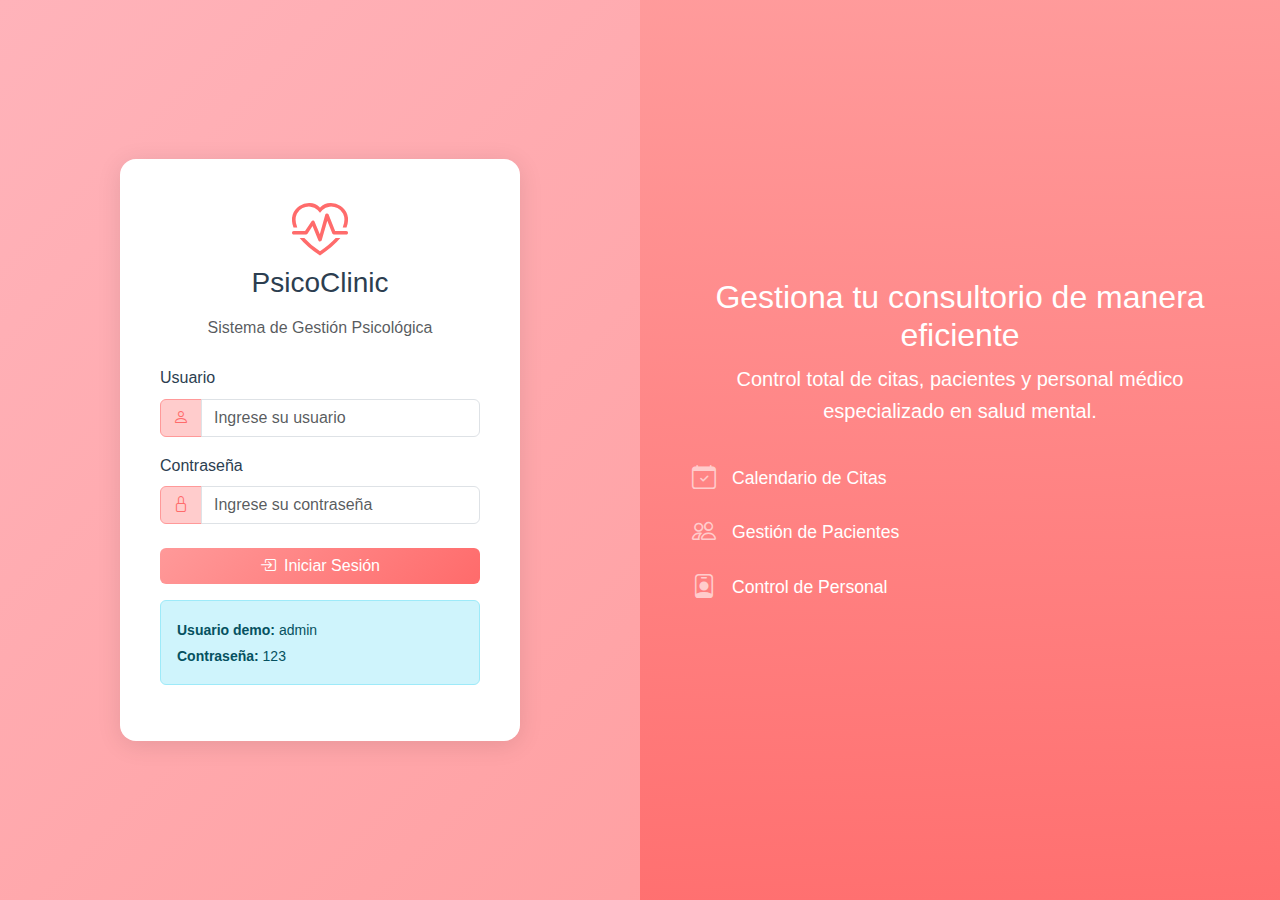
<file: index.html>
<!DOCTYPE html>
<html lang="es">

<head>
    <meta charset="UTF-8">
    <meta name="viewport" content="width=device-width, initial-scale=1.0">
    <title>PsicoClinic - Iniciar Sesión</title>
    <link href="https://cdn.jsdelivr.net/npm/bootstrap@5.3.0/dist/css/bootstrap.min.css" rel="stylesheet">
    <link href="https://cdn.jsdelivr.net/npm/bootstrap-icons@1.7.2/font/bootstrap-icons.css" rel="stylesheet">
    <link href="style.css" rel="stylesheet">
</head>

<body class="login-body">
    <div class="container-fluid h-100">
        <div class="row h-100">
            <div class="col-md-6 d-flex align-items-center justify-content-center">
                <div class="login-card">
                    <div class="text-center mb-4">
                        <i class="bi bi-heart-pulse display-4 text-primary-custom"></i>
                        <h1 class="h3 mb-3 fw-normal">PsicoClinic</h1>
                        <p class="text-muted">Sistema de Gestión Psicológica</p>
                    </div>

                    <form id="loginForm">
                        <div class="mb-3">
                            <label for="username" class="form-label">Usuario</label>
                            <div class="input-group">
                                <span class="input-group-text"><i class="bi bi-person"></i></span>
                                <input type="text" class="form-control" id="username" placeholder="Ingrese su usuario"
                                    required>
                            </div>
                        </div>

                        <div class="mb-4">
                            <label for="password" class="form-label">Contraseña</label>
                            <div class="input-group">
                                <span class="input-group-text"><i class="bi bi-lock"></i></span>
                                <input type="password" class="form-control" id="password"
                                    placeholder="Ingrese su contraseña" required>
                            </div>
                        </div>

                        <button type="submit" class="btn btn-primary-custom w-100 mb-3">
                            <i class="bi bi-box-arrow-in-right me-2"></i>Iniciar Sesión
                        </button>
                    </form>

                    <div class="alert alert-info" role="alert">
                        <small>
                            <strong>Usuario demo:</strong> admin<br>
                            <strong>Contraseña:</strong> 123
                        </small>
                    </div>
                </div>
            </div>

            <div class="col-md-6 login-hero d-none d-md-flex">
                <div class="hero-content">
                    <h2>Gestiona tu consultorio de manera eficiente</h2>
                    <p class="lead">Control total de citas, pacientes y personal médico especializado en salud mental.
                    </p>
                    <div class="feature-list">
                        <div class="feature-item">
                            <i class="bi bi-calendar-check"></i>
                            <span>Calendario de Citas</span>
                        </div>
                        <div class="feature-item">
                            <i class="bi bi-people"></i>
                            <span>Gestión de Pacientes</span>
                        </div>
                        <div class="feature-item">
                            <i class="bi bi-person-badge"></i>
                            <span>Control de Personal</span>
                        </div>
                    </div>
                </div>
            </div>
        </div>
    </div>

    <script src="https://cdn.jsdelivr.net/npm/bootstrap@5.3.0/dist/js/bootstrap.bundle.min.js"></script>
    <script src="script.js"></script>
    <script>
        document.getElementById('loginForm').addEventListener('submit', function (e) {
            e.preventDefault();
            login();
        });
    </script>
</body>

</html>
</file>
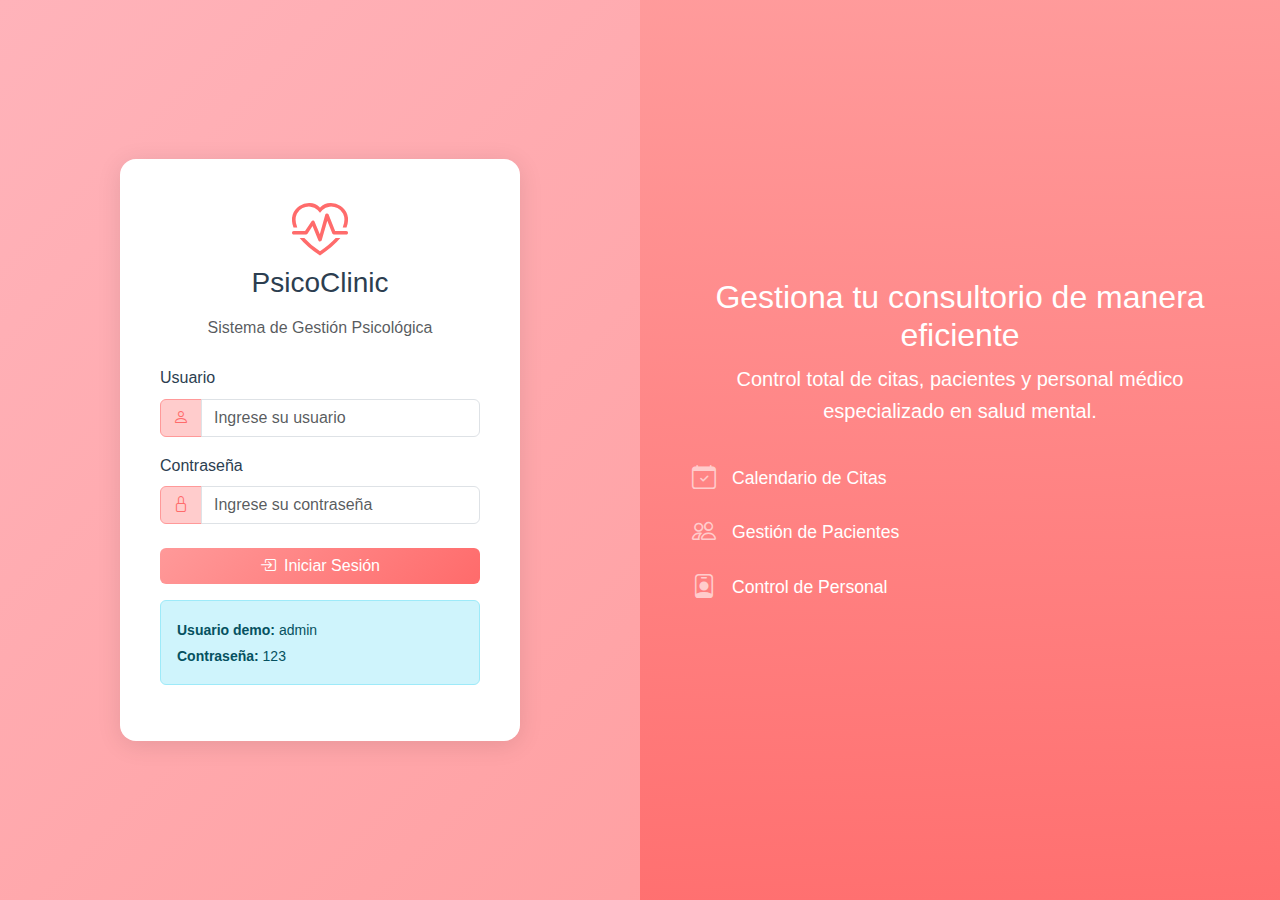
<file: appointments.html>
<!DOCTYPE html>
<html lang="es">
  <head>
    <meta charset="UTF-8" />
    <meta name="viewport" content="width=device-width, initial-scale=1.0" />
    <title>PsicoClinic - Citas</title>
    <link
      href="https://cdn.jsdelivr.net/npm/bootstrap@5.3.0/dist/css/bootstrap.min.css"
      rel="stylesheet"
    />
    <link
      href="https://cdn.jsdelivr.net/npm/bootstrap-icons@1.7.2/font/bootstrap-icons.css"
      rel="stylesheet"
    />
    <link href="style.css" rel="stylesheet" />
  </head>

  <body>
    <nav class="navbar navbar-expand-lg navbar-custom">
      <div class="container-fluid">
        <a class="navbar-brand" href="dashboard.html">
          <i class="bi bi-heart-pulse me-2"></i>PsicoClinic
        </a>

        <div class="navbar-nav ms-auto">
          <div class="nav-item dropdown">
            <a
              class="nav-link dropdown-toggle"
              href="#"
              role="button"
              data-bs-toggle="dropdown"
            >
              <i class="bi bi-person-circle me-1"></i
              ><span id="userDisplay"></span>
            </a>
            <ul class="dropdown-menu dropdown-menu-end">
              <li>
                <a class="dropdown-item" href="index.html" onclick="logout()"
                  ><i class="bi bi-box-arrow-right me-2"></i>Cerrar Sesión</a
                >
              </li>
            </ul>
          </div>
        </div>
      </div>
    </nav>

    <div class="container-fluid">
      <div class="row">
        <div class="col-md-3 col-lg-2 sidebar">
          <div class="sidebar-content">
            <ul class="nav flex-column">
              <li class="nav-item">
                <a class="nav-link" href="dashboard.html">
                  <i class="bi bi-speedometer2"></i> Dashboard
                </a>
              </li>
              <li class="nav-item">
                <a class="nav-link" href="calendar.html">
                  <i class="bi bi-calendar3"></i> Calendario
                </a>
              </li>
              <li class="nav-item">
                <a class="nav-link active" href="appointments.html">
                  <i class="bi bi-calendar-check"></i> Citas
                </a>
              </li>
              <li class="nav-item">
                <a class="nav-link" href="patients.html">
                  <i class="bi bi-people"></i> Pacientes
                </a>
              </li>
              <li class="nav-item">
                <a class="nav-link" href="staff.html">
                  <i class="bi bi-person-badge"></i> Personal
                  <small class="text-muted">(Solo Admin)</small>
                </a>
              </li>
              <li class="nav-item">
                <a class="nav-link" href="reports.html">
                  <i class="bi bi-graph-up"></i> Reportes
                  <small class="text-muted">(Solo Admin)</small>
                </a>
              </li>
            </ul>
          </div>
        </div>

        <div class="col-md-9 col-lg-10 main-content">
          <div
            class="d-flex justify-content-between flex-wrap flex-md-nowrap align-items-center pt-3 pb-2 mb-3 border-bottom"
          >
            <h1 class="h2">Gestión de Citas</h1>
            <div class="btn-toolbar mb-2 mb-md-0">
              <button
                type="button"
                class="btn btn-primary-custom me-2"
                data-bs-toggle="modal"
                data-bs-target="#newAppointmentModal"
              >
                <i class="bi bi-plus-circle"></i> Nueva Cita
              </button>
              <button
                type="button"
                class="btn btn-outline-secondary"
                data-bs-toggle="modal"
                data-bs-target="#filterModal"
              >
                <i class="bi bi-filter"></i> Filtrar
              </button>
            </div>
          </div>

          <div class="row mb-4">
            <div class="col-md-3">
              <div class="card text-center">
                <div class="card-body">
                  <h5 class="card-title text-primary-custom" id="citasHoy">
                    0
                  </h5>
                  <p class="card-text">Citas</p>
                </div>
              </div>
            </div>
            <div class="col-md-3">
              <div class="card text-center">
                <div class="card-body">
                  <h5 class="card-title text-success" id="citasCompletadas">
                    0
                  </h5>
                  <p class="card-text">Completadas</p>
                </div>
              </div>
            </div>
            <div class="col-md-3">
              <div class="card text-center">
                <div class="card-body">
                  <h5 class="card-title text-warning" id="citasPendientes">
                    0
                  </h5>
                  <p class="card-text">Pendientes</p>
                </div>
              </div>
            </div>
            <div class="col-md-3">
              <div class="card text-center">
                <div class="card-body">
                  <h5 class="card-title text-danger" id="citasCanceladas">0</h5>
                  <p class="card-text">Canceladas</p>
                </div>
              </div>
            </div>
          </div>

          <div class="card">
            <div class="card-header">
              <div class="row align-items-center">
                <div class="col">
                  <h5 class="mb-0">Lista de Citas</h5>
                </div>
                <div class="col-auto">
                  <div class="input-group input-group-sm">
                    <input
                      type="text"
                      class="form-control"
                      id="searchInput"
                      placeholder="Buscar citas..."
                      onkeyup="buscarCitas()"
                    />
                    <button
                      class="btn btn-outline-secondary"
                      type="button"
                      onclick="buscarCitas()"
                    >
                      <i class="bi bi-search"></i>
                    </button>
                  </div>
                </div>
              </div>
            </div>
            <div class="card-body p-0">
              <div class="table-responsive">
                <table class="table table-hover mb-0">
                  <thead class="table-light">
                    <tr>
                      <th>Fecha y Hora</th>
                      <th>Paciente</th>
                      <th>Especialista</th>
                      <th>Tipo</th>
                      <th>Estado</th>
                      <th>Acciones</th>
                    </tr>
                  </thead>
                  <tbody id="citasTableBody">
                    <tr>
                      <td colspan="6" class="text-center">Cargando citas...</td>
                    </tr>
                  </tbody>
                </table>
              </div>
            </div>
            <div class="card-footer">
              <nav>
                <ul
                  class="pagination pagination-sm mb-0 justify-content-center"
                >
                  <li class="page-item disabled">
                    <a class="page-link" href="#" tabindex="-1">Anterior</a>
                  </li>
                  <li class="page-item active">
                    <a class="page-link" href="#">1</a>
                  </li>
                  <li class="page-item"><a class="page-link" href="#">2</a></li>
                  <li class="page-item"><a class="page-link" href="#">3</a></li>
                  <li class="page-item">
                    <a class="page-link" href="#">Siguiente</a>
                  </li>
                </ul>
              </nav>
            </div>
          </div>
        </div>
      </div>
    </div>

    <!-- Modal Nueva Cita -->
    <div class="modal fade" id="newAppointmentModal" tabindex="-1">
      <div class="modal-dialog modal-lg">
        <div class="modal-content">
          <div class="modal-header">
            <h5 class="modal-title">Nueva Cita</h5>
            <button
              type="button"
              class="btn-close"
              data-bs-dismiss="modal"
            ></button>
          </div>
          <div class="modal-body">
            <form>
              <div class="row">
                <div class="col-md-6">
                  <div class="mb-3">
                    <label for="patientSelect" class="form-label"
                      >Paciente</label
                    >
                    <select class="form-select" id="patientSelect">
                      <option value="">Cargando pacientes...</option>
                    </select>
                  </div>
                </div>
                <div class="col-md-6">
                  <div class="mb-3">
                    <label for="doctorSelect" class="form-label"
                      >Especialista</label
                    >
                    <select class="form-select" id="doctorSelect">
                      <option value="">Cargando especialistas...</option>
                    </select>
                  </div>
                </div>
              </div>
              <div class="row">
                <div class="col-md-6">
                  <div class="mb-3">
                    <label for="appointmentDate" class="form-label"
                      >Fecha</label
                    >
                    <input
                      type="date"
                      class="form-control"
                      id="appointmentDate"
                    />
                  </div>
                </div>
                <div class="col-md-6">
                  <div class="mb-3">
                    <label for="appointmentTime" class="form-label">Hora</label>
                    <input
                      type="time"
                      class="form-control"
                      id="appointmentTime"
                    />
                  </div>
                </div>
              </div>
              <div class="mb-3">
                <label for="appointmentType" class="form-label"
                  >Tipo de Cita</label
                >
                <select class="form-select" id="appointmentType">
                  <option value="">Seleccionar tipo...</option>
                  <option value="individual">Terapia Individual</option>
                  <option value="familiar">Terapia Familiar</option>
                  <option value="evaluacion">Evaluación Inicial</option>
                  <option value="seguimiento">Seguimiento</option>
                </select>
              </div>
              <div class="mb-3">
                <label for="appointmentNotes" class="form-label">Notas</label>
                <textarea
                  class="form-control"
                  id="appointmentNotes"
                  rows="3"
                  placeholder="Notas adicionales..."
                ></textarea>
              </div>
            </form>
          </div>
          <div class="modal-footer">
            <button
              type="button"
              class="btn btn-secondary"
              data-bs-dismiss="modal"
            >
              Cancelar
            </button>
            <button
              type="button"
              class="btn btn-primary-custom"
              onclick="guardarNuevaCita()"
            >
              Agendar Cita
            </button>
          </div>
        </div>
      </div>
    </div>

    <!-- Modal Editar Cita -->
    <div class="modal fade" id="editAppointmentModal" tabindex="-1">
      <div class="modal-dialog modal-lg">
        <div class="modal-content">
          <div class="modal-header">
            <h5 class="modal-title">Editar Cita</h5>
            <button
              type="button"
              class="btn-close"
              data-bs-dismiss="modal"
            ></button>
          </div>

          <div class="modal-body">
            <input type="hidden" id="editCitaId" />

            <div class="row">
              <div class="col-md-6 mb-3">
                <label class="form-label">Fecha</label>
                <input type="date" id="editFecha" class="form-control" />
              </div>

              <div class="col-md-6 mb-3">
                <label class="form-label">Hora</label>
                <input type="time" id="editHora" class="form-control" />
              </div>
            </div>

            <div class="mb-3">
              <label class="form-label">Tipo de cita</label>
              <select id="editTipo" class="form-select">
                <option value="">Seleccionar tipo...</option>
                <option value="Terapia Individual">Terapia Individual</option>
                <option value="Terapia Familiar">Terapia Familiar</option>
                <option value="Evaluacion Inicial">Evaluación Inicial</option>
                <option value="Seguimiento">Seguimiento</option>
              </select>
            </div>

            <!-- NUEVO: PACIENTE -->
            <div class="mb-3">
              <label class="form-label">Paciente</label>
              <select id="editPaciente" class="form-select">
                <option value="">Seleccione un paciente</option>
              </select>
            </div>

            <!-- NUEVO: ESPECIALISTA -->
            <div class="mb-3">
              <label class="form-label">Especialista</label>
              <select id="editEspecialista" class="form-select">
                <option value="">Seleccione un especialista</option>
              </select>
            </div>

            <div class="mb-3">
              <label class="form-label">Estado</label>
              <select id="editEstado" class="form-select">
                <option value="Programada">Programada</option>
                <option value="Pendiente">Pendiente</option>
                <option value="Confirmada">Confirmada</option>
                <option value="Completada">Completada</option>
                <option value="Cancelada">Cancelada</option>
              </select>
            </div>
          </div>

          <div class="modal-footer">
            <button class="btn btn-secondary" data-bs-dismiss="modal">
              Cancelar
            </button>
            <button class="btn btn-primary" onclick="guardarEdicionCita()">
              Guardar cambios
            </button>
          </div>
        </div>
      </div>
    </div>

    <!-- Modal Filtros -->
    <div class="modal fade" id="filterModal" tabindex="-1">
      <div class="modal-dialog">
        <div class="modal-content">
          <div class="modal-header">
            <h5 class="modal-title">
              <i class="bi bi-funnel"></i> Filtros de Búsqueda
            </h5>
            <button
              type="button"
              class="btn-close"
              data-bs-dismiss="modal"
            ></button>
          </div>
          <div class="modal-body">
            <div class="mb-3">
              <label for="estadoFilterModal" class="form-label">Estado</label>
              <select class="form-select" id="estadoFilterModal">
                <option value="todos">Todos los estados</option>
                <option value="Programada">Programada</option>
                <option value="Pendiente">Pendiente</option>
                <option value="Confirmada">Confirmada</option>
                <option value="Completada">Completada</option>
                <option value="Cancelada">Cancelada</option>
              </select>
            </div>
            <div class="mb-3">
              <label for="fechaFilterModal" class="form-label">Fecha</label>
              <input type="date" class="form-control" id="fechaFilterModal" />
            </div>
            <div class="mb-3">
              <label for="pacienteFilterModal" class="form-label"
                >ID Paciente</label
              >
              <input
                type="number"
                class="form-control"
                id="pacienteFilterModal"
                placeholder="Ej: 1"
              />
            </div>
            <div class="mb-3">
              <label for="especialistaFilterModal" class="form-label"
                >ID Especialista</label
              >
              <input
                type="number"
                class="form-control"
                id="especialistaFilterModal"
                placeholder="Ej: 1"
              />
            </div>
          </div>
          <div class="modal-footer">
            <button
              type="button"
              class="btn btn-secondary"
              onclick="limpiarFiltrosModal()"
            >
              <i class="bi bi-x-circle"></i> Limpiar
            </button>
            <button
              type="button"
              class="btn btn-primary-custom"
              onclick="aplicarFiltrosModal()"
            >
              <i class="bi bi-check-circle"></i> Aplicar Filtros
            </button>
          </div>
        </div>
      </div>
    </div>

    <script src="https://cdn.jsdelivr.net/npm/bootstrap@5.3.0/dist/js/bootstrap.bundle.min.js"></script>
    <script src="script.js"></script>
    <script src="appointments-service.js"></script>
    <script>
      checkAuth();
    </script>
  </body>
</html>
</file>
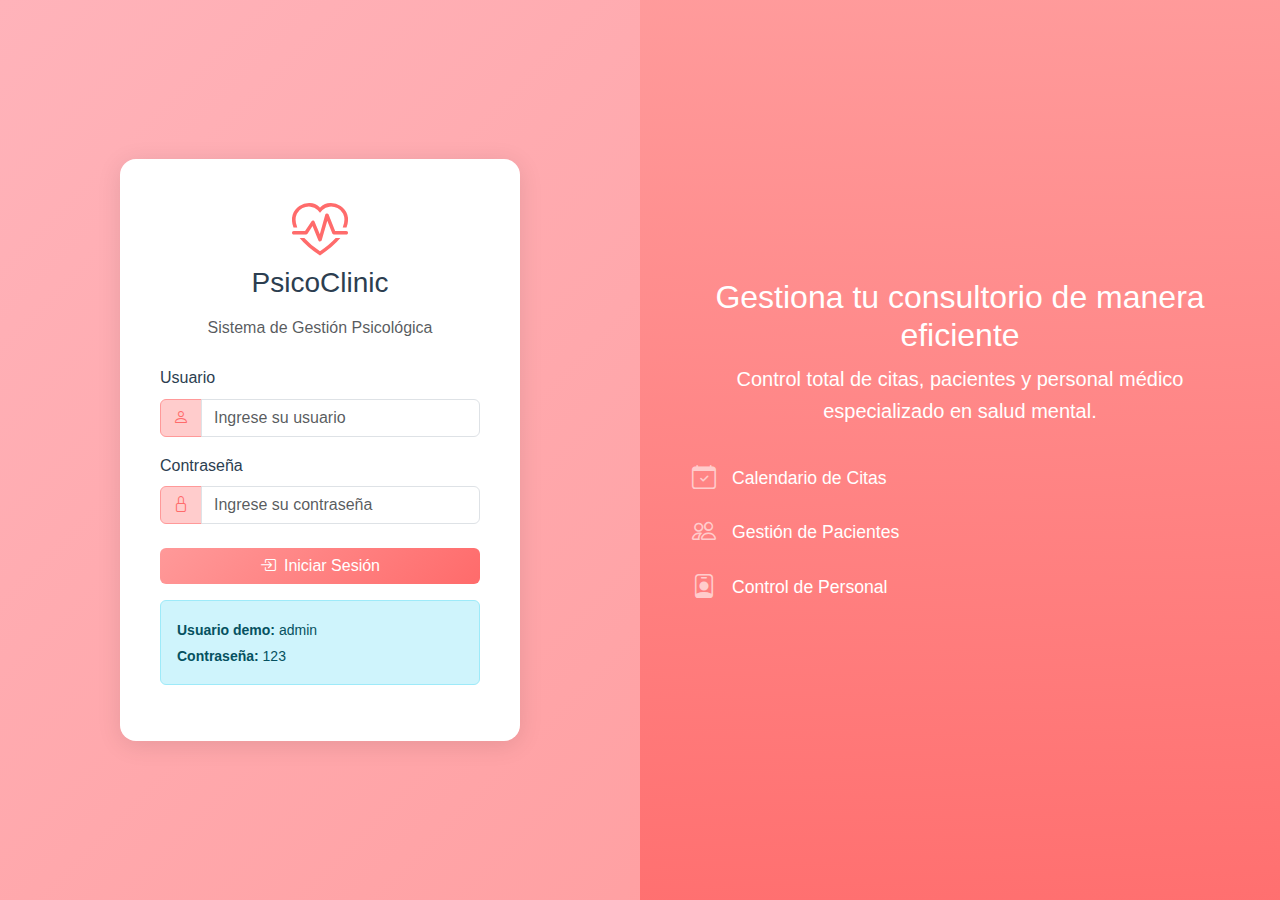
<file: patients.html>
<!DOCTYPE html>
<html lang="es">
  <head>
    <meta charset="UTF-8" />
    <meta name="viewport" content="width=device-width, initial-scale=1.0" />
    <title>PsicoClinic - Pacientes</title>
    <link
      href="https://cdn.jsdelivr.net/npm/bootstrap@5.3.0/dist/css/bootstrap.min.css"
      rel="stylesheet"
    />
    <link
      href="https://cdn.jsdelivr.net/npm/bootstrap-icons@1.7.2/font/bootstrap-icons.css"
      rel="stylesheet"
    />
    <link href="style.css" rel="stylesheet" />
  </head>

  <body>
    <nav class="navbar navbar-expand-lg navbar-custom">
      <div class="container-fluid">
        <a class="navbar-brand" href="dashboard.html">
          <i class="bi bi-heart-pulse me-2"></i>PsicoClinic
        </a>

        <div class="navbar-nav ms-auto">
          <div class="nav-item dropdown">
            <a
              class="nav-link dropdown-toggle"
              href="#"
              role="button"
              data-bs-toggle="dropdown"
            >
              <i class="bi bi-person-circle me-1"></i
              ><span id="userDisplay"></span>
            </a>
            <ul class="dropdown-menu dropdown-menu-end">
              <li>
                <a class="dropdown-item" href="index.html" onclick="logout()"
                  ><i class="bi bi-box-arrow-right me-2"></i>Cerrar Sesión</a
                >
              </li>
            </ul>
          </div>
        </div>
      </div>
    </nav>

    <div class="container-fluid">
      <div class="row">
        <div class="col-md-3 col-lg-2 sidebar">
          <div class="sidebar-content">
            <ul class="nav flex-column">
              <li class="nav-item">
                <a class="nav-link" href="dashboard.html">
                  <i class="bi bi-speedometer2"></i> Dashboard
                </a>
              </li>
              <li class="nav-item">
                <a class="nav-link" href="calendar.html">
                  <i class="bi bi-calendar3"></i> Calendario
                </a>
              </li>
              <li class="nav-item">
                <a class="nav-link" href="appointments.html">
                  <i class="bi bi-calendar-check"></i> Citas
                </a>
              </li>
              <li class="nav-item">
                <a class="nav-link active" href="patients.html">
                  <i class="bi bi-people"></i> Pacientes
                </a>
              </li>
              <li class="nav-item">
                <a class="nav-link" href="staff.html">
                  <i class="bi bi-person-badge"></i> Personal
                  <small class="text-muted">(Solo Admin)</small>
                </a>
              </li>
              <li class="nav-item">
                <a class="nav-link" href="reports.html">
                  <i class="bi bi-graph-up"></i> Reportes
                  <small class="text-muted">(Solo Admin)</small>
                </a>
              </li>
            </ul>
          </div>
        </div>

        <div class="col-md-9 col-lg-10 main-content">
          <div
            class="d-flex justify-content-between flex-wrap flex-md-nowrap align-items-center pt-3 pb-2 mb-3 border-bottom"
          >
            <h1 class="h2">Gestión de Pacientes</h1>
            <div class="btn-toolbar mb-2 mb-md-0">
              <button
                type="button"
                class="btn btn-primary-custom me-2"
                data-bs-toggle="modal"
                data-bs-target="#newPatientModal"
              >
                <i class="bi bi-person-plus"></i> Nuevo Paciente
              </button>
              <button type="button" class="btn btn-outline-secondary">
                <i class="bi bi-download"></i> Exportar
              </button>
            </div>
          </div>

          <div class="row mb-4">
            <div class="col-md-6">
              <div class="card text-center">
                <div class="card-body">
                  <h5
                    class="card-title text-primary-custom"
                    id="totalPacientes"
                  >
                    0
                  </h5>
                  <p class="card-text">Total Pacientes</p>
                </div>
              </div>
            </div>
            <div class="col-md-6">
              <div class="card text-center">
                <div class="card-body">
                  <h5 class="card-title text-warning" id="nuevosEsteMes">0</h5>
                  <p class="card-text">Nuevos Este Mes</p>
                </div>
              </div>
            </div>
          </div>

          <div class="card">
            <div class="card-header">
              <div class="row align-items-center">
                <div class="col">
                  <h5 class="mb-0">Lista de Pacientes</h5>
                </div>
                <div class="col-auto">
                  <div class="input-group input-group-sm">
                    <input
                      type="text"
                      class="form-control"
                      placeholder="Buscar pacientes..."
                      id="searchInput"
                      onkeyup="buscarPacientes()"
                    />
                    <button
                      class="btn btn-outline-secondary"
                      type="button"
                      onclick="buscarPacientes()"
                    >
                      <i class="bi bi-search"></i>
                    </button>
                  </div>
                </div>
              </div>
            </div>
            <div class="card-body p-0">
              <div class="table-responsive">
                <table class="table table-hover mb-0" id="pacientesTable">
                  <thead class="table-light">
                    <tr>
                      <th>Paciente</th>
                      <th>Edad</th>
                      <th>Teléfono</th>
                      <th>Email</th>
                      <th>Fecha Nacimiento</th>
                      <th>Género</th>
                      <th>Acciones</th>
                    </tr>
                  </thead>
                  <tbody id="pacientesTableBody">
                    <!-- Los datos se cargarán dinámicamente desde la API -->
                  </tbody>
                </table>
              </div>
            </div>
            <div class="card-footer">
              <nav>
                <ul
                  class="pagination pagination-sm mb-0 justify-content-center"
                >
                  <li class="page-item disabled">
                    <a class="page-link" href="#" tabindex="-1">Anterior</a>
                  </li>
                  <li class="page-item active">
                    <a class="page-link" href="#">1</a>
                  </li>
                  <li class="page-item"><a class="page-link" href="#">2</a></li>
                  <li class="page-item"><a class="page-link" href="#">3</a></li>
                  <li class="page-item">
                    <a class="page-link" href="#">Siguiente</a>
                  </li>
                </ul>
              </nav>
            </div>
          </div>
        </div>
      </div>
    </div>

    <!-- Modal Nuevo Paciente -->
    <div class="modal fade" id="newPatientModal" tabindex="-1">
      <div class="modal-dialog modal-lg">
        <div class="modal-content">
          <div class="modal-header">
            <h5 class="modal-title">Nuevo Paciente</h5>
            <button
              type="button"
              class="btn-close"
              data-bs-dismiss="modal"
            ></button>
          </div>
          <div class="modal-body">
            <form>
              <div class="row">
                <div class="col-md-6">
                  <div class="mb-3">
                    <label for="firstName" class="form-label">Nombre</label>
                    <input
                      type="text"
                      class="form-control"
                      id="firstName"
                      placeholder="Ingrese el nombre"
                    />
                  </div>
                </div>
                <div class="col-md-6">
                  <div class="mb-3">
                    <label for="lastName" class="form-label">Apellido</label>
                    <input
                      type="text"
                      class="form-control"
                      id="lastName"
                      placeholder="Ingrese el apellido"
                    />
                  </div>
                </div>
              </div>
              <div class="row">
                <div class="col-md-6">
                  <div class="mb-3">
                    <label for="birthDate" class="form-label"
                      >Fecha de Nacimiento</label
                    >
                    <input type="date" class="form-control" id="birthDate" />
                  </div>
                </div>
                <div class="col-md-6">
                  <div class="mb-3">
                    <label for="gender" class="form-label">Género</label>
                    <select class="form-select" id="gender">
                      <option value="">Seleccionar...</option>
                      <option value="Masculino">Masculino</option>
                      <option value="Femenino">Femenino</option>
                    </select>
                  </div>
                </div>
              </div>
              <div class="mb-3">
                <label for="phone" class="form-label">Teléfono</label>
                <input
                  type="tel"
                  class="form-control"
                  id="phone"
                  placeholder="987 654 321"
                />
              </div>
              <div class="mb-3">
                <label for="email" class="form-label">Email</label>
                <input
                  type="email"
                  class="form-control"
                  id="email"
                  placeholder="ejemplo@email.com"
                />
              </div>
            </form>
          </div>
          <div class="modal-footer">
            <button
              type="button"
              class="btn btn-secondary"
              data-bs-dismiss="modal"
            >
              Cancelar
            </button>
            <button
              type="button"
              class="btn btn-primary-custom"
              onclick="guardarNuevoPaciente()"
            >
              Guardar Paciente
            </button>
          </div>
        </div>
      </div>
    </div>

    <!-- Modal Editar Paciente -->
    <div class="modal fade" id="editPatientModal" tabindex="-1">
      <div class="modal-dialog modal-lg">
        <div class="modal-content">
          <div class="modal-header">
            <h5 class="modal-title">Editar Paciente</h5>
            <button
              type="button"
              class="btn-close"
              data-bs-dismiss="modal"
            ></button>
          </div>
          <div class="modal-body">
            <form>
              <input type="hidden" id="editPatientId" />
              <div class="row">
                <div class="col-md-6">
                  <div class="mb-3">
                    <label for="editFirstName" class="form-label">Nombre</label>
                    <input
                      type="text"
                      class="form-control"
                      id="editFirstName"
                      placeholder="Ingrese el nombre"
                    />
                  </div>
                </div>
                <div class="col-md-6">
                  <div class="mb-3">
                    <label for="editLastName" class="form-label"
                      >Apellido</label
                    >
                    <input
                      type="text"
                      class="form-control"
                      id="editLastName"
                      placeholder="Ingrese el apellido"
                    />
                  </div>
                </div>
              </div>
              <div class="row">
                <div class="col-md-6">
                  <div class="mb-3">
                    <label for="editBirthDate" class="form-label"
                      >Fecha de Nacimiento</label
                    >
                    <input
                      type="date"
                      class="form-control"
                      id="editBirthDate"
                    />
                  </div>
                </div>
                <div class="col-md-6">
                  <div class="mb-3">
                    <label for="editGender" class="form-label">Género</label>
                    <select class="form-select" id="editGender">
                      <option value="">Seleccionar...</option>
                      <option value="Masculino">Masculino</option>
                      <option value="Femenino">Femenino</option>
                    </select>
                  </div>
                </div>
              </div>
              <div class="mb-3">
                <label for="editPhone" class="form-label">Teléfono</label>
                <input
                  type="tel"
                  class="form-control"
                  id="editPhone"
                  placeholder="987 654 321"
                />
              </div>
              <div class="mb-3">
                <label for="editEmail" class="form-label">Email</label>
                <input
                  type="email"
                  class="form-control"
                  id="editEmail"
                  placeholder="ejemplo@email.com"
                />
              </div>
            </form>
          </div>
          <div class="modal-footer">
            <button
              type="button"
              class="btn btn-secondary"
              data-bs-dismiss="modal"
            >
              Cancelar
            </button>
            <button
              type="button"
              class="btn btn-primary-custom"
              onclick="guardarEdicionPaciente()"
            >
              Actualizar Paciente
            </button>
          </div>
        </div>
      </div>
    </div>

    <script src="https://cdn.jsdelivr.net/npm/bootstrap@5.3.0/dist/js/bootstrap.bundle.min.js"></script>
    <script src="script.js"></script>
    <script src="patients-service.js"></script>
    <script>
      checkAuth();
      document.addEventListener("DOMContentLoaded", function () {
        loadPacientes();
      });
    </script>
  </body>
</html>
</file>
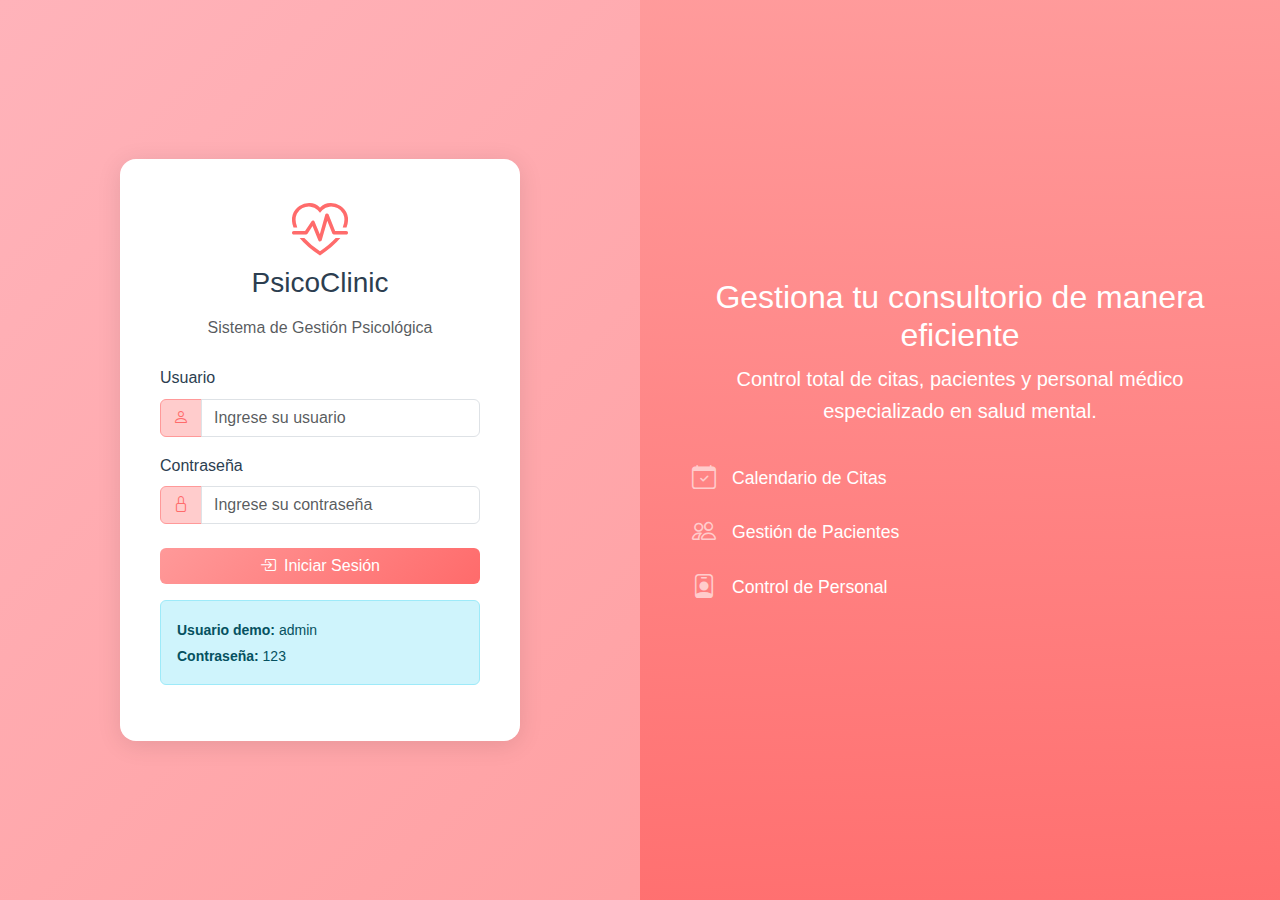
<file: staff.html>
<!DOCTYPE html>
<html lang="es">
  <head>
    <meta charset="UTF-8" />
    <meta name="viewport" content="width=device-width, initial-scale=1.0" />
    <title>PsicoClinic - Personal</title>
    <link
      href="https://cdn.jsdelivr.net/npm/bootstrap@5.3.0/dist/css/bootstrap.min.css"
      rel="stylesheet"
    />
    <link
      href="https://cdn.jsdelivr.net/npm/bootstrap-icons@1.7.2/font/bootstrap-icons.css"
      rel="stylesheet"
    />
    <link href="style.css" rel="stylesheet" />
    <script src="staff-service.js"></script>
  </head>

  <body>
    <!-- Navbar -->
    <nav class="navbar navbar-expand-lg navbar-custom">
      <div class="container-fluid">
        <a class="navbar-brand" href="dashboard.html">
          <i class="bi bi-heart-pulse me-2"></i>PsicoClinic
        </a>

        <div class="navbar-nav ms-auto">
          <div class="nav-item dropdown">
            <a
              class="nav-link dropdown-toggle"
              href="#"
              role="button"
              data-bs-toggle="dropdown"
            >
              <i class="bi bi-person-circle me-1"></i
              ><span id="userDisplay"></span>
            </a>
            <ul class="dropdown-menu dropdown-menu-end">
              <li>
                <a class="dropdown-item" href="index.html" onclick="logout()"
                  ><i class="bi bi-box-arrow-right me-2"></i>Cerrar Sesión</a
                >
              </li>
            </ul>
          </div>
        </div>
      </div>
    </nav>

    <div class="container-fluid">
      <div class="row">
        <!-- Sidebar -->
        <div class="col-md-3 col-lg-2 sidebar">
          <div class="sidebar-content">
            <ul class="nav flex-column">
              <li class="nav-item">
                <a class="nav-link" href="dashboard.html">
                  <i class="bi bi-speedometer2"></i> Dashboard
                </a>
              </li>
              <li class="nav-item">
                <a class="nav-link" href="calendar.html">
                  <i class="bi bi-calendar3"></i> Calendario
                </a>
              </li>
              <li class="nav-item">
                <a class="nav-link" href="appointments.html">
                  <i class="bi bi-calendar-check"></i> Citas
                </a>
              </li>
              <li class="nav-item">
                <a class="nav-link" href="patients.html">
                  <i class="bi bi-people"></i> Pacientes
                </a>
              </li>
              <li class="nav-item">
                <a class="nav-link active" href="staff.html">
                  <i class="bi bi-person-badge"></i> Personal
                  <small class="text-muted">(Solo Admin)</small>
                </a>
              </li>
              <li class="nav-item">
                <a class="nav-link" href="reports.html">
                  <i class="bi bi-graph-up"></i> Reportes
                  <small class="text-muted">(Solo Admin)</small>
                </a>
              </li>
            </ul>
          </div>
        </div>

        <!-- Main Content -->
        <div class="col-md-9 col-lg-10 main-content">
          <div
            class="d-flex justify-content-between flex-wrap flex-md-nowrap align-items-center pt-3 pb-2 mb-3 border-bottom"
          >
            <h1 class="h2">Gestión de Personal</h1>
            <div class="btn-toolbar mb-2 mb-md-0">
              <button
                type="button"
                class="btn btn-primary-custom me-2"
                data-bs-toggle="modal"
                data-bs-target="#newStaffModal"
              >
                <i class="bi bi-person-plus"></i> Nuevo Personal
              </button>
              <button type="button" class="btn btn-outline-secondary">
                <i class="bi bi-download"></i> Exportar
              </button>
            </div>
          </div>

          <!-- Estadísticas -->
          <div class="row mb-4">
            <div class="col-md-6">
              <div class="card text-center">
                <div class="card-body">
                  <h5 class="card-title text-primary-custom" id="totalStaff">
                    0
                  </h5>
                  <p class="card-text">Total Personal</p>
                </div>
              </div>
            </div>
            <div class="col-md-6">
              <div class="card text-center">
                <div class="card-body">
                  <h5 class="card-title text-warning" id="nuevosStaffEsteMes">
                    0
                  </h5>
                  <p class="card-text">Nuevos Este Mes</p>
                </div>
              </div>
            </div>
          </div>

          <!-- Tabla -->
          <div class="card">
            <div class="card-header">
              <div class="row align-items-center">
                <div class="col">
                  <h5 class="mb-0">Lista de Personal</h5>
                </div>
                <div class="col-auto">
                  <div class="input-group input-group-sm">
                    <input
                      type="text"
                      class="form-control"
                      placeholder="Buscar personal..."
                      id="searchStaffInput"
                      onkeyup="buscarPersonal()"
                    />
                    <button
                      class="btn btn-outline-secondary"
                      type="button"
                      onclick="buscarPersonal()"
                    >
                      <i class="bi bi-search"></i>
                    </button>
                  </div>
                </div>
              </div>
            </div>
            <div class="card-body p-0">
              <div class="table-responsive">
                <table class="table table-hover mb-0" id="staffTable">
                  <thead class="table-light">
                    <tr>
                      <th>Personal</th>
                      <th>DNI</th>
                      <th>Email</th>
                      <th>Teléfono</th>
                      <th>Especialidad</th>
                      <th>Género</th>
                      <th>Acciones</th>
                    </tr>
                  </thead>
                  <tbody id="staffTableBody">
                    <!-- Los datos se cargarán dinámicamente -->
                  </tbody>
                </table>
              </div>
            </div>
            <div class="card-footer">
              <nav>
                <ul
                  class="pagination pagination-sm mb-0 justify-content-center"
                >
                  <li class="page-item disabled">
                    <a class="page-link" href="#" tabindex="-1">Anterior</a>
                  </li>
                  <li class="page-item active">
                    <a class="page-link" href="#">1</a>
                  </li>
                  <li class="page-item"><a class="page-link" href="#">2</a></li>
                  <li class="page-item"><a class="page-link" href="#">3</a></li>
                  <li class="page-item">
                    <a class="page-link" href="#">Siguiente</a>
                  </li>
                </ul>
              </nav>
            </div>
          </div>
        </div>
      </div>
    </div>

    <!-- Modal Nuevo Personal -->
    <div class="modal fade" id="newStaffModal" tabindex="-1">
      <div class="modal-dialog modal-lg">
        <div class="modal-content">
          <div class="modal-header">
            <h5 class="modal-title">Nuevo Personal</h5>
            <button
              type="button"
              class="btn-close"
              data-bs-dismiss="modal"
            ></button>
          </div>
          <div class="modal-body">
            <form>
              <div class="row">
                <div class="col-md-6">
                  <div class="mb-3">
                    <label for="staffFirstName" class="form-label"
                      >Nombre</label
                    >
                    <input
                      type="text"
                      class="form-control"
                      id="staffFirstName"
                      placeholder="Ingrese el nombre"
                    />
                  </div>
                </div>
                <div class="col-md-6">
                  <div class="mb-3">
                    <label for="staffLastName" class="form-label"
                      >Apellido</label
                    >
                    <input
                      type="text"
                      class="form-control"
                      id="staffLastName"
                      placeholder="Ingrese el apellido"
                    />
                  </div>
                </div>
              </div>

              <div class="row">
                <div class="col-md-6">
                  <div class="mb-3">
                    <label for="staffGenero" class="form-label">Género</label>
                    <select class="form-select" id="staffGenero">
                      <option value="">Seleccionar género...</option>
                      <option value="masculino">Masculino</option>
                      <option value="femenino">Femenino</option>
                    </select>
                  </div>
                </div>
                <div class="col-md-6">
                  <div class="mb-3">
                    <label for="staffDni" class="form-label">DNI</label>
                    <input
                      type="text"
                      class="form-control"
                      id="staffDni"
                      placeholder="Ingrese el DNI"
                    />
                  </div>
                </div>
              </div>

              <div class="row">
                <div class="col-md-6">
                  <div class="mb-3">
                    <label for="staffEmail" class="form-label">Email</label>
                    <input
                      type="email"
                      class="form-control"
                      id="staffEmail"
                      placeholder="ejemplo@psicoclinic.com"
                    />
                  </div>
                </div>
                <div class="col-md-6">
                  <div class="mb-3">
                    <label for="staffPhone" class="form-label">Teléfono</label>
                    <input
                      type="tel"
                      class="form-control"
                      id="staffPhone"
                      placeholder="987 654 321"
                    />
                  </div>
                </div>
              </div>

              <div class="row">
                <div class="col-md-6">
                  <div class="mb-3">
                    <label for="staffEspecialidad" class="form-label"
                      >Especialidad</label
                    >
                    <select class="form-select" id="staffEspecialidad">
                      <option value="">Seleccionar especialidad...</option>
                      <option value="Psicología Clínica">
                        Psicología Clínica
                      </option>
                      <option value="Psicología Infantil">
                        Psicología Infantil
                      </option>
                      <option value="Terapia Familiar">Terapia Familiar</option>
                      <option value="Neuropsicología">Neuropsicología</option>
                      <option value="Terapia de Pareja">
                        Terapia de Pareja
                      </option>
                    </select>
                  </div>
                </div>
                <div class="col-md-6">
                  <div class="mb-3">
                    <label for="staffLicencia" class="form-label"
                      >Número de Licencia</label
                    >
                    <input
                      type="text"
                      class="form-control"
                      id="staffLicencia"
                      placeholder="Número de licencia profesional"
                    />
                  </div>
                </div>
              </div>

              <div class="mb-3">
                <label for="staffLugarEstudio" class="form-label"
                  >Dónde estudió</label
                >
                <textarea
                  class="form-control"
                  id="staffLugarEstudio"
                  rows="3"
                  placeholder="Universidad o institución donde realizó sus estudios"
                ></textarea>
              </div>
            </form>
          </div>
          <div class="modal-footer">
            <button
              type="button"
              class="btn btn-secondary"
              data-bs-dismiss="modal"
            >
              Cancelar
            </button>
            <button
              type="button"
              class="btn btn-primary-custom"
              onclick="guardarNuevoPersonal()"
            >
              Agregar Personal
            </button>
          </div>
        </div>
      </div>
    </div>

    <!-- Modal Editar Personal -->
    <div class="modal fade" id="editStaffModal" tabindex="-1">
      <div class="modal-dialog modal-lg">
        <div class="modal-content">
          <div class="modal-header">
            <h5 class="modal-title">Editar Personal</h5>
            <button
              type="button"
              class="btn-close"
              data-bs-dismiss="modal"
            ></button>
          </div>
          <div class="modal-body">
            <form>
              <input type="hidden" id="editStaffId" />
              <div class="row">
                <div class="col-md-6">
                  <div class="mb-3">
                    <label for="editStaffFirstName" class="form-label"
                      >Nombre</label
                    >
                    <input
                      type="text"
                      class="form-control"
                      id="editStaffFirstName"
                      placeholder="Ingrese el nombre"
                    />
                  </div>
                </div>
                <div class="col-md-6">
                  <div class="mb-3">
                    <label for="editStaffLastName" class="form-label"
                      >Apellido</label
                    >
                    <input
                      type="text"
                      class="form-control"
                      id="editStaffLastName"
                      placeholder="Ingrese el apellido"
                    />
                  </div>
                </div>
              </div>

              <div class="row">
                <div class="col-md-6">
                  <div class="mb-3">
                    <label for="editStaffGenero" class="form-label"
                      >Género</label
                    >
                    <select class="form-select" id="editStaffGenero">
                      <option value="">Seleccionar género...</option>
                      <option value="masculino">Masculino</option>
                      <option value="femenino">Femenino</option>
                    </select>
                  </div>
                </div>
                <div class="col-md-6">
                  <div class="mb-3">
                    <label for="editStaffDni" class="form-label">DNI</label>
                    <input
                      type="text"
                      class="form-control"
                      id="editStaffDni"
                      placeholder="Ingrese el DNI"
                    />
                  </div>
                </div>
              </div>

              <div class="row">
                <div class="col-md-6">
                  <div class="mb-3">
                    <label for="editStaffEmail" class="form-label">Email</label>
                    <input
                      type="email"
                      class="form-control"
                      id="editStaffEmail"
                      placeholder="ejemplo@psicoclinic.com"
                    />
                  </div>
                </div>
                <div class="col-md-6">
                  <div class="mb-3">
                    <label for="editStaffPhone" class="form-label"
                      >Teléfono</label
                    >
                    <input
                      type="tel"
                      class="form-control"
                      id="editStaffPhone"
                      placeholder="987 654 321"
                    />
                  </div>
                </div>
              </div>

              <div class="row">
                <div class="col-md-6">
                  <div class="mb-3">
                    <label for="editStaffEspecialidad" class="form-label"
                      >Especialidad</label
                    >
                    <select class="form-select" id="editStaffEspecialidad">
                      <option value="">Seleccionar especialidad...</option>
                      <option value="Psicología Clínica">
                        Psicología Clínica
                      </option>
                      <option value="Psicología Infantil">
                        Psicología Infantil
                      </option>
                      <option value="Terapia Familiar">Terapia Familiar</option>
                      <option value="Neuropsicología">Neuropsicología</option>
                      <option value="Terapia de Pareja">
                        Terapia de Pareja
                      </option>
                    </select>
                  </div>
                </div>
                <div class="col-md-6">
                  <div class="mb-3">
                    <label for="editStaffLicencia" class="form-label"
                      >Número de Licencia</label
                    >
                    <input
                      type="text"
                      class="form-control"
                      id="editStaffLicencia"
                      placeholder="Número de licencia profesional"
                    />
                  </div>
                </div>
              </div>

              <div class="mb-3">
                <label for="editStaffLugarEstudio" class="form-label"
                  >Dónde estudió</label
                >
                <textarea
                  class="form-control"
                  id="editStaffLugarEstudio"
                  rows="3"
                  placeholder="Universidad o institución donde realizó sus estudios"
                ></textarea>
              </div>
            </form>
          </div>
          <div class="modal-footer">
            <button
              type="button"
              class="btn btn-secondary"
              data-bs-dismiss="modal"
            >
              Cancelar
            </button>
            <button
              type="button"
              class="btn btn-primary-custom"
              onclick="guardarEdicionPersonal()"
            >
              Actualizar Personal
            </button>
          </div>
        </div>
      </div>
    </div>

    <!-- Scripts -->
    <script src="https://cdn.jsdelivr.net/npm/bootstrap@5.3.0/dist/js/bootstrap.bundle.min.js"></script>
    <script src="script.js"></script>
    <script src="staff-service.js"></script>
    <script>
      checkAuth();
      checkStaffAccess();
      document.addEventListener("DOMContentLoaded", function () {
        loadPersonal();
      });
    </script>
  </body>
</html>
</file>
<file: style.css>
:root {
  --primary-color: #ff9999;
  --primary-dark: #ff6b6b;
  --primary-light: #ffb3ba;
  --primary-lighter: #ffcccc;
  --secondary-color: #f8f9fa;
  --text-dark: #2c3e50;
  --text-muted: #6c757d;
  --border-color: #e9ecef;
  --success-color: #28a745;
  --warning-color: #ffc107;
  --danger-color: #dc3545;
  --info-color: #17a2b8;
  --spacing: 8px;
}

* {
  box-sizing: border-box;
}

body {
  font-family: "Segoe UI", Tahoma, Geneva, Verdana, sans-serif;
  line-height: 1.6;
  color: var(--text-dark);
  background-color: #f8f9fa;
}

/* Login Styles */
.login-body {
  background: linear-gradient(
    135deg,
    var(--primary-light) 0%,
    var(--primary-color) 100%
  );
  height: 100vh;
}

.login-card {
  background: white;
  padding: calc(var(--spacing) * 5);
  border-radius: calc(var(--spacing) * 2);
  box-shadow: 0 calc(var(--spacing) / 2) calc(var(--spacing) * 3)
    rgba(0, 0, 0, 0.1);
  max-width: 400px;
  width: 100%;
  transition: transform 0.3s ease;
}

.login-card:hover {
  transform: translateY(-4px);
}

.login-hero {
  background: linear-gradient(
      rgba(255, 153, 153, 0.9),
      rgba(255, 107, 107, 0.9)
    ),
    url("https://images.pexels.com/photos/5327580/pexels-photo-5327580.jpeg?auto=compress&cs=tinysrgb&w=1200")
      center/cover;
  display: flex;
  align-items: center;
  justify-content: center;
  color: white;
}

.hero-content {
  text-align: center;
  padding: calc(var(--spacing) * 5);
}

.feature-list {
  margin-top: calc(var(--spacing) * 4);
}

.feature-item {
  display: flex;
  align-items: center;
  margin-bottom: calc(var(--spacing) * 2);
  font-size: 1.1rem;
}

.feature-item i {
  margin-right: calc(var(--spacing) * 2);
  font-size: 1.5rem;
  color: var(--primary-lighter);
}

/* Navigation */
.navbar-custom {
  background: linear-gradient(
    135deg,
    var(--primary-color),
    var(--primary-dark)
  );
  box-shadow: 0 2px calc(var(--spacing)) rgba(0, 0, 0, 0.1);
}

.navbar-custom .navbar-brand,
.navbar-custom .nav-link {
  color: white !important;
  transition: color 0.3s ease;
}

.navbar-custom .nav-link:hover {
  color: var(--primary-lighter) !important;
}

/* Sidebar */
.sidebar {
  background: white;
  border-right: 1px solid var(--border-color);
  min-height: calc(100vh - 76px);
  padding: 0;
}

.sidebar-content {
  padding: calc(var(--spacing) * 2);
}

.sidebar .nav-link {
  color: var(--text-dark);
  padding: calc(var(--spacing) * 1.5) calc(var(--spacing) * 2);
  border-radius: var(--spacing);
  margin-bottom: var(--spacing);
  transition: all 0.3s ease;
  display: flex;
  align-items: center;
  font-weight: 500;
}

.sidebar .nav-link i {
  margin-right: calc(var(--spacing) * 1.5);
  font-size: 1.1rem;
}

.sidebar .nav-link:hover {
  background-color: var(--primary-lighter);
  color: var(--primary-dark);
  transform: translateX(4px);
}

.sidebar .nav-link.active {
  background: linear-gradient(
    135deg,
    var(--primary-color),
    var(--primary-dark)
  );
  color: white;
}

/* Main Content */
.main-content {
  padding: calc(var(--spacing) * 3);
}

/* Buttons */
.btn-primary-custom {
  background: linear-gradient(
    135deg,
    var(--primary-color),
    var(--primary-dark)
  );
  border: none;
  color: white;
  transition: all 0.3s ease;
  font-weight: 500;
}

.btn-primary-custom:hover {
  background: linear-gradient(135deg, var(--primary-dark), #ff4444);
  transform: translateY(-2px);
  box-shadow: 0 4px calc(var(--spacing) * 2) rgba(255, 153, 153, 0.3);
}

.text-primary-custom {
  color: var(--primary-dark) !important;
}

/* Cards */
.card {
  border: none;
  border-radius: calc(var(--spacing) * 1.5);
  box-shadow: 0 2px calc(var(--spacing) * 2) rgba(0, 0, 0, 0.08);
  transition: all 0.3s ease;
  margin-bottom: calc(var(--spacing) * 3);
}

.card:hover {
  transform: translateY(-2px);
  box-shadow: 0 calc(var(--spacing) / 2) calc(var(--spacing) * 3)
    rgba(0, 0, 0, 0.12);
}

.card-header {
  background: white;
  border-bottom: 1px solid var(--border-color);
  padding: calc(var(--spacing) * 2.5);
  font-weight: 600;
}

/* Stats Cards */
.stats-card {
  background: white;
  border-radius: calc(var(--spacing) * 1.5);
  padding: calc(var(--spacing) * 3);
  display: flex;
  align-items: center;
  box-shadow: 0 2px calc(var(--spacing) * 2) rgba(0, 0, 0, 0.08);
  transition: all 0.3s ease;
  height: 100%;
}

.stats-card:hover {
  transform: translateY(-4px);
  box-shadow: 0 calc(var(--spacing)) calc(var(--spacing) * 4)
    rgba(0, 0, 0, 0.15);
}

.stats-icon {
  width: 60px;
  height: 60px;
  border-radius: 50%;
  display: flex;
  align-items: center;
  justify-content: center;
  margin-right: calc(var(--spacing) * 2);
  font-size: 1.5rem;
}

.stats-primary .stats-icon {
  background: linear-gradient(
    135deg,
    var(--primary-light),
    var(--primary-color)
  );
  color: var(--primary-dark);
}

.stats-success .stats-icon {
  background: linear-gradient(135deg, #d4edda, #28a745);
  color: #155724;
}

.stats-warning .stats-icon {
  background: linear-gradient(135deg, #fff3cd, #ffc107);
  color: #856404;
}

.stats-info .stats-icon {
  background: linear-gradient(135deg, #cce7f0, #17a2b8);
  color: #0c5460;
}

.stats-number {
  font-size: 2rem;
  font-weight: 700;
  color: var(--text-dark);
}

.stats-label {
  color: var(--text-muted);
  font-size: 0.9rem;
  font-weight: 500;
}

/* Avatar */
.avatar {
  width: 40px;
  height: 40px;
  border-radius: 50%;
  background: linear-gradient(
    135deg,
    var(--primary-color),
    var(--primary-dark)
  );
  color: white;
  display: flex;
  align-items: center;
  justify-content: center;
  font-weight: 600;
  font-size: 0.9rem;
}

.avatar-sm {
  width: 32px;
  height: 32px;
  font-size: 0.8rem;
}

/* Appointments */
.appointment-item {
  display: flex;
  align-items: center;
  padding: calc(var(--spacing) * 2);
  border-bottom: 1px solid var(--border-color);
  transition: background-color 0.3s ease;
}

.appointment-item:hover {
  background-color: var(--primary-lighter);
}

.appointment-item:last-child {
  border-bottom: none;
}

.appointment-time {
  font-weight: 600;
  color: var(--primary-dark);
  min-width: 100px;
}

.appointment-details {
  flex: 1;
  margin-left: calc(var(--spacing) * 2);
}

.appointment-patient {
  font-weight: 600;
  color: var(--text-dark);
}

.appointment-type {
  color: var(--text-muted);
  font-size: 0.9rem;
}

.appointment-doctor {
  color: var(--primary-dark);
  font-weight: 500;
}

/* Calendar */
.calendar-grid {
  width: 100%;
}

.calendar-header {
  display: grid;
  grid-template-columns: repeat(7, 1fr);
  gap: 1px;
  background-color: var(--border-color);
  margin-bottom: 1px;
}

.calendar-day-name {
  background: var(--primary-lighter);
  color: var(--text-dark);
  padding: calc(var(--spacing) * 1.5);
  text-align: center;
  font-weight: 600;
  font-size: 0.9rem;
}

.calendar-days {
  display: grid;
  grid-template-columns: repeat(7, 1fr);
  gap: 1px;
  background-color: var(--border-color);
}

.calendar-day {
  background: white;
  padding: calc(var(--spacing) * 1.5);
  text-align: center;
  min-height: 50px;
  cursor: pointer;
  transition: all 0.3s ease;
  position: relative;
}

.calendar-day:hover {
  background-color: var(--primary-lighter);
}

.calendar-day.today {
  background: linear-gradient(
    135deg,
    var(--primary-color),
    var(--primary-dark)
  );
  color: white;
  font-weight: 600;
}

.calendar-day.selected-day {
  background-color: var(--primary-color);
  color: white;
  font-weight: 600;
  box-shadow: 0 0 0 3px rgba(255, 107, 107, 0.3);
}

.calendar-day.today.selected-day {
  box-shadow: 0 0 0 3px rgba(255, 107, 107, 0.5);
}

.calendar-day.has-appointments::after {
  content: "";
  position: absolute;
  bottom: 4px;
  right: 4px;
  width: 6px;
  height: 6px;
  background: var(--primary-dark);
  border-radius: 50%;
}

/* Day appointments */
.appointment-slot {
  display: flex;
  align-items: center;
  padding: calc(var(--spacing) * 1.5);
  border: 1px solid var(--border-color);
  border-radius: var(--spacing);
  margin-bottom: var(--spacing);
  transition: all 0.3s ease;
}

.appointment-slot:hover {
  border-color: var(--primary-color);
  transform: translateX(4px);
}

.appointment-slot.available {
  border-style: dashed;
  opacity: 0.7;
}

.time-slot {
  font-weight: 600;
  color: var(--primary-dark);
  min-width: 120px;
}

.appointment-info {
  flex: 1;
  margin-left: calc(var(--spacing) * 2);
}

/* Staff */
.staff-list {
  padding: calc(var(--spacing) * 2);
}

.staff-member {
  display: flex;
  align-items: center;
  padding: calc(var(--spacing) * 3);
  border: 1px solid var(--border-color);
  border-radius: calc(var(--spacing) * 1.5);
  margin-bottom: calc(var(--spacing) * 2);
  transition: all 0.3s ease;
  background: white;
}

.staff-member:hover {
  transform: translateY(-2px);
  box-shadow: 0 calc(var(--spacing) / 2) calc(var(--spacing) * 3)
    rgba(0, 0, 0, 0.1);
}

.staff-avatar img {
  width: 60px;
  height: 60px;
  object-fit: cover;
}

.staff-info {
  flex: 1;
  margin-left: calc(var(--spacing) * 3);
}

.staff-name {
  margin: 0;
  color: var(--text-dark);
  font-weight: 600;
}

.staff-speciality {
  color: var(--text-muted);
  margin: 0;
  font-size: 0.9rem;
}

.staff-contact {
  margin-top: var(--spacing);
}

.staff-status {
  text-align: center;
  margin-right: calc(var(--spacing) * 2);
}

.staff-stats {
  margin-top: var(--spacing);
}

/* Reports and Metrics */
.metric-card {
  background: white;
  border-radius: calc(var(--spacing) * 1.5);
  padding: calc(var(--spacing) * 3);
  display: flex;
  align-items: center;
  box-shadow: 0 2px calc(var(--spacing) * 2) rgba(0, 0, 0, 0.08);
  transition: all 0.3s ease;
  height: 100%;
}

.metric-card:hover {
  transform: translateY(-4px);
  box-shadow: 0 calc(var(--spacing)) calc(var(--spacing) * 4)
    rgba(0, 0, 0, 0.15);
}

.metric-icon {
  width: 60px;
  height: 60px;
  border-radius: 50%;
  display: flex;
  align-items: center;
  justify-content: center;
  margin-right: calc(var(--spacing) * 2);
  font-size: 1.5rem;
}

.metric-revenue .metric-icon {
  background: linear-gradient(135deg, #d4edda, #28a745);
  color: #155724;
}

.metric-appointments .metric-icon {
  background: linear-gradient(
    135deg,
    var(--primary-light),
    var(--primary-color)
  );
  color: var(--primary-dark);
}

.metric-patients .metric-icon {
  background: linear-gradient(135deg, #cce7f0, #17a2b8);
  color: #0c5460;
}

.metric-satisfaction .metric-icon {
  background: linear-gradient(135deg, #fff3cd, #ffc107);
  color: #856404;
}

.metric-value {
  font-size: 1.8rem;
  font-weight: 700;
  color: var(--text-dark);
}

.metric-label {
  color: var(--text-muted);
  font-size: 0.9rem;
  font-weight: 500;
}

.metric-change {
  font-size: 0.8rem;
  margin-top: calc(var(--spacing) / 2);
}

.metric-change.positive {
  color: var(--success-color);
}

.metric-change.negative {
  color: var(--danger-color);
}

/* Distribution Charts */
.chart-distribution {
  padding: calc(var(--spacing) * 2);
}

.distribution-item {
  margin-bottom: calc(var(--spacing) * 3);
}

.distribution-bar {
  height: calc(var(--spacing) * 3);
  background-color: #f8f9fa;
  border-radius: calc(var(--spacing) * 2);
  margin-bottom: var(--spacing);
  overflow: hidden;
}

.distribution-progress {
  height: 100%;
  border-radius: calc(var(--spacing) * 2);
  transition: width 0.3s ease;
}

.distribution-info {
  display: flex;
  justify-content: between;
  align-items: center;
}

.distribution-info span {
  color: var(--text-muted);
  font-size: 0.9rem;
}

.distribution-info strong {
  color: var(--text-dark);
  margin-left: auto;
}

/* Monthly Stats */
.monthly-stats {
  padding: calc(var(--spacing) * 2);
}

.stat-row {
  display: flex;
  align-items: center;
  margin-bottom: calc(var(--spacing) * 3);
}

.stat-month {
  min-width: 80px;
  font-weight: 600;
  color: var(--text-dark);
}

.stat-bar {
  flex: 1;
  height: calc(var(--spacing) * 2);
  background-color: #f8f9fa;
  border-radius: calc(var(--spacing));
  margin: 0 calc(var(--spacing) * 2);
  overflow: hidden;
}

.stat-progress {
  height: 100%;
  border-radius: calc(var(--spacing));
  transition: width 0.3s ease;
}

.stat-value {
  font-weight: 600;
  color: var(--text-dark);
  min-width: 80px;
  text-align: right;
}

/* Summary Stats */
.summary-stats {
  padding: calc(var(--spacing) * 2);
}

.summary-item {
  display: flex;
  justify-content: space-between;
  align-items: center;
  margin-bottom: calc(var(--spacing) * 2);
  padding-bottom: calc(var(--spacing) * 2);
  border-bottom: 1px solid var(--border-color);
}

.summary-item:last-child {
  border-bottom: none;
  margin-bottom: 0;
  padding-bottom: 0;
}

.summary-label {
  color: var(--text-muted);
  font-size: 0.9rem;
}

.summary-value {
  font-weight: 600;
  color: var(--text-dark);
  font-size: 1.1rem;
}

/* Schedule */
.schedule-today {
  padding: calc(var(--spacing) * 2);
}

.schedule-item {
  display: flex;
  align-items: center;
  padding: calc(var(--spacing) * 2);
  border: 1px solid var(--border-color);
  border-radius: var(--spacing);
  margin-bottom: calc(var(--spacing) * 2);
  background: white;
  transition: all 0.3s ease;
}

.schedule-item:hover {
  border-color: var(--primary-color);
  transform: translateX(4px);
}

.schedule-time {
  font-weight: 600;
  color: var(--primary-dark);
  min-width: 120px;
}

.schedule-doctor {
  flex: 1;
  margin-left: calc(var(--spacing) * 2);
  font-weight: 500;
}

/* Activity */
.recent-activity {
  padding: calc(var(--spacing) * 2);
}

.activity-item {
  display: flex;
  align-items: center;
  padding: calc(var(--spacing) * 1.5);
  border-bottom: 1px solid var(--border-color);
}

.activity-item:last-child {
  border-bottom: none;
}

.activity-time {
  color: var(--text-muted);
  font-size: 0.8rem;
  min-width: 80px;
}

.activity-text {
  margin-left: calc(var(--spacing) * 2);
  font-size: 0.9rem;
}

/* Form Controls */
.form-control:focus,
.form-select:focus {
  border-color: var(--primary-color);
  box-shadow: 0 0 0 0.2rem rgba(255, 153, 153, 0.25);
}

/* Tables */
.table-hover tbody tr:hover {
  background-color: var(--primary-lighter);
}

/* Input Groups */
.input-group-text {
  background-color: var(--primary-lighter);
  border-color: var(--primary-color);
  color: var(--primary-dark);
}

/* Responsive Design */
@media (max-width: 768px) {
  .sidebar {
    min-height: auto;
  }

  .main-content {
    padding: calc(var(--spacing) * 2);
  }

  .stats-card {
    flex-direction: column;
    text-align: center;
  }

  .stats-icon {
    margin-right: 0;
    margin-bottom: calc(var(--spacing) * 2);
  }

  .staff-member {
    flex-direction: column;
    text-align: center;
  }

  .staff-info {
    margin-left: 0;
    margin-top: calc(var(--spacing) * 2);
  }

  .staff-status,
  .staff-actions {
    margin-right: 0;
    margin-top: calc(var(--spacing) * 2);
  }
}

@media (max-width: 576px) {
  .login-card {
    padding: calc(var(--spacing) * 3);
    margin: calc(var(--spacing) * 2);
  }

  .navbar-brand {
    font-size: 1.1rem;
  }

  .h2 {
    font-size: 1.5rem;
  }

  .stats-number {
    font-size: 1.5rem;
  }

  .metric-value {
    font-size: 1.5rem;
  }
}

/* Chart placeholder */
.chart-placeholder {
  height: 300px;
  display: flex;
  align-items: center;
  justify-content: center;
  background: linear-gradient(
    45deg,
    var(--primary-lighter),
    var(--primary-light)
  );
  border-radius: var(--spacing);
  color: var(--primary-dark);
  font-size: 1.2rem;
  font-weight: 500;
  position: relative;
  overflow: hidden;
}

.chart-placeholder::before {
  content: "📊 Gráfico de Evolución de Ingresos";
  z-index: 1;
}

.chart-placeholder canvas {
  position: absolute;
  top: 0;
  left: 0;
  width: 100%;
  height: 100%;
  opacity: 0.3;
}

/* Animation for smooth transitions */
* {
  transition: background-color 0.3s ease, border-color 0.3s ease,
    color 0.3s ease;
}

/* Focus states for accessibility */
.btn:focus,
.form-control:focus,
.form-select:focus {
  outline: none;
  box-shadow: 0 0 0 0.2rem rgba(255, 153, 153, 0.25);
}

/* Print styles */
@media print {
  .navbar-custom,
  .sidebar,
  .btn,
  .modal {
    display: none !important;
  }

  .main-content {
    padding: 0 !important;
    margin: 0 !important;
  }

  .card {
    box-shadow: none !important;
    border: 1px solid #ddd !important;
  }
}

/* Estilos para iconos de doctor/doctora */
.doctor-icon {
  width: 60px;
  height: 60px;
  border-radius: 50%;
  display: flex;
  align-items: center;
  justify-content: center;
  font-size: 2rem;
  color: white;
  position: relative;
}

.doctor-icon.male {
  background: linear-gradient(
    135deg,
    var(--primary-color),
    var(--primary-dark)
  );
}

.doctor-icon.female {
  background: linear-gradient(
    135deg,
    var(--primary-light),
    var(--primary-color)
  );
}

.doctor-icon:before {
  content: "";
  position: absolute;
  top: -5px;
  right: -5px;
  width: 20px;
  height: 20px;
  background: var(--primary-lighter);
  border-radius: 50%;
  border: 2px solid white;
}

.doctor-icon.male:before {
  background: #87ceeb; /* Azul claro para masculino */
}

.doctor-icon.female:before {
  background: #ffb6c1; /* Rosa claro para femenino */
}
</file>
